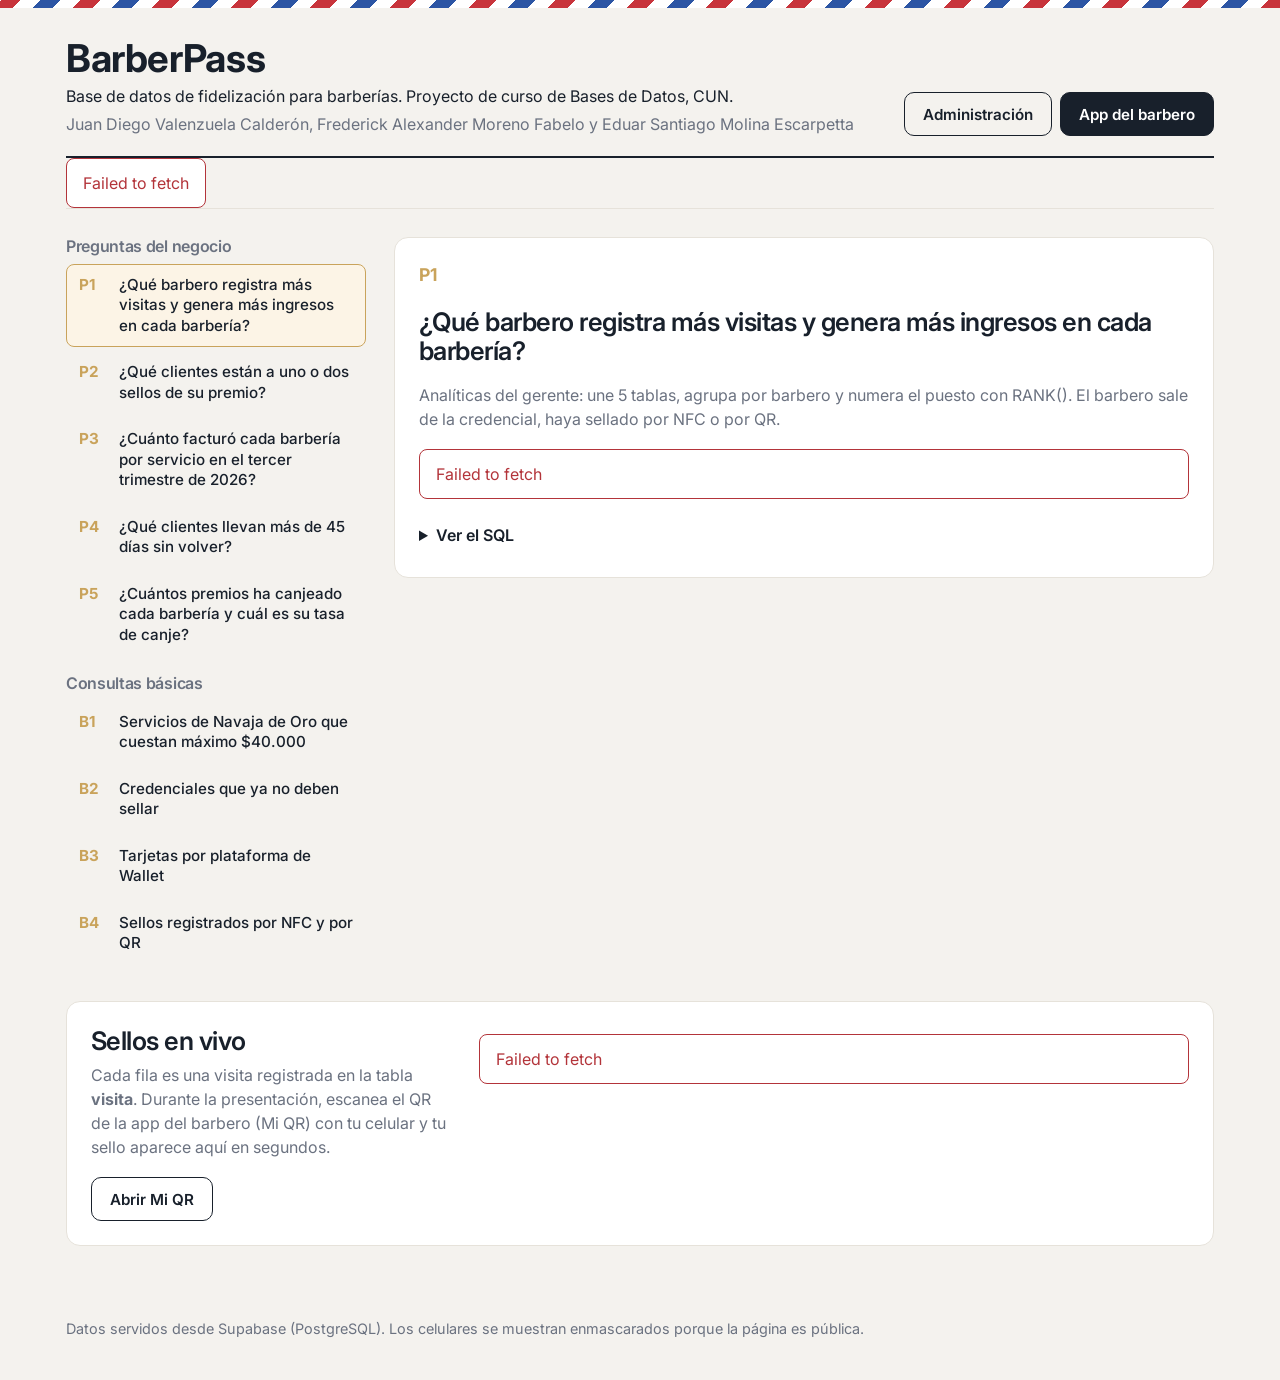
<file: public/index.html>
<!doctype html>
<html lang="es">
<head>
  <meta charset="utf-8">
  <meta name="viewport" content="width=device-width, initial-scale=1">
  <title>BarberPass · Tablero del proyecto</title>
  <meta name="description" content="Base de datos de fidelización para barberías: preguntas del negocio respondidas con SQL en vivo desde Supabase.">
  <link rel="icon" href="img/icono.png">
  <link rel="preconnect" href="https://fonts.googleapis.com">
  <link rel="preconnect" href="https://fonts.gstatic.com" crossorigin>
  <link href="https://fonts.googleapis.com/css2?family=Inter:wght@400;500;600;700&display=swap" rel="stylesheet">
  <link rel="stylesheet" href="css/estilo.css">
  <style>
    .rejilla { display: grid; grid-template-columns: 300px 1fr; gap: 28px; align-items: start; }
    .indice { position: sticky; top: 16px; }
    .indice h3 { margin: 18px 0 8px; font-size: 1rem; color: var(--tinta-suave); font-family: var(--letra); font-weight: 600; }
    .indice h3:first-child { margin-top: 0; }
    .indice ol { list-style: none; margin: 0; padding: 0; display: grid; gap: 4px; }
    .indice button {
      width: 100%; text-align: left; font: 500 .95rem/1.35 var(--letra); color: var(--tinta);
      background: transparent; border: 1px solid transparent; border-radius: 8px; padding: 10px 12px; cursor: pointer;
      display: grid; grid-template-columns: 34px 1fr; gap: 6px;
    }
    .indice button:hover { background: var(--papel); border-color: var(--borde); }
    .indice button[aria-current="true"] { background: var(--cuero-claro); border-color: var(--laton); }
    .indice .cod { font-weight: 700; color: var(--laton); }
    .detalle { padding: 24px; display: grid; gap: 18px; min-width: 0; }
    .detalle .cod { font-weight: 700; color: var(--laton); font-size: 1.1rem; }
    .detalle .meta { display: flex; justify-content: space-between; gap: 12px; flex-wrap: wrap; align-items: baseline; }
    .demo { margin: 36px 0 48px; padding: 24px; display: grid; grid-template-columns: minmax(240px, 360px) 1fr; gap: 28px; }
    .demo > div { min-width: 0; }
    .demo p { margin-top: 8px; }
    .demo .acciones { margin-top: 18px; }
    .pie { padding: 24px 0 40px; color: var(--tinta-suave); font-size: .9rem; }
    @media (max-width: 860px) {
      h1 { font-size: 2rem; }
      .rejilla, .demo { grid-template-columns: 1fr; }
      .indice { position: static; }
      .indice ol { grid-auto-flow: column; grid-auto-columns: minmax(220px, 1fr); overflow-x: auto; padding-bottom: 6px; }
      .detalle { padding: 16px; }
    }
  </style>
</head>
<body>
  <div class="poste" aria-hidden="true"></div>
  <div class="contenedor">
    <header class="cabecera">
      <div class="marca">
        <h1>BarberPass</h1>
        <p>Base de datos de fidelización para barberías. Proyecto de curso de Bases de Datos, CUN.</p>
        <p class="suave" id="equipo"></p>
      </div>
      <nav aria-label="Secciones">
        <a class="boton secundario" href="admin.html">Administración</a>
        <a class="boton" href="app.html">App del barbero</a>
      </nav>
    </header>

    <section class="cifras" id="cifras" aria-label="Cifras de la base de datos">
      <div class="cifra"><b class="num">…</b><span>Cargando datos de Supabase</span></div>
    </section>

    <div class="rejilla">
      <aside class="indice" aria-label="Consultas">
        <h3>Preguntas del negocio</h3>
        <ol id="lista-p"></ol>
        <h3>Consultas básicas</h3>
        <ol id="lista-b"></ol>
      </aside>
      <section class="panel detalle" id="detalle" aria-live="polite"></section>
    </div>

    <section class="panel demo" aria-labelledby="titulo-demo">
      <div>
        <h2 id="titulo-demo">Sellos en vivo</h2>
        <p class="suave">Cada fila es una visita registrada en la tabla <b>visita</b>. Durante la presentación, escanea el QR de la app del barbero (Mi QR) con tu celular y tu sello aparece aquí en segundos.</p>
        <div class="acciones"><a class="boton secundario" href="app.html#qr">Abrir Mi QR</a></div>
      </div>
      <div id="ultimos"></div>
    </section>

    <footer class="pie">
      Datos servidos desde Supabase (PostgreSQL). Los celulares se muestran enmascarados porque la página es pública.
    </footer>
  </div>

  <script src="js/config.js"></script>
  <script src="js/api.js"></script>
  <script src="js/consultas.js"></script>
  <script>
  (function () {
    const C = window.BP_CONSULTAS;
    const dinero = new Set(['ingresos', 'facturado', 'precio', 'precio_promedio']);
    const nombres = {
      barberia: 'Barbería', barbero: 'Barbero', visitas: 'Visitas', ingresos: 'Ingresos', puesto: 'Puesto',
      cliente: 'Cliente', celular: 'Celular', disponibles: 'Sellos disponibles', sellos_requeridos: 'Sellos requeridos',
      faltan: 'Faltan', servicio: 'Servicio', veces_vendido: 'Veces vendido', facturado: 'Facturado',
      precio_promedio: 'Precio promedio', ultima_visita: 'Última visita', dias_sin_volver: 'Días sin volver',
      tarjetas_emitidas: 'Tarjetas emitidas', premios_canjeados: 'Premios canjeados', clientes_premiados: 'Clientes premiados',
      tasa_canje_pct: 'Tasa de canje (%)', nombre: 'Servicio', precio: 'Precio', duracion_min: 'Duración (min)',
      tipo: 'Tipo', estado: 'Estado', fecha_asignacion: 'Asignada', apple: 'Apple Wallet', google: 'Google Wallet',
      total: 'Total', sellos_nfc: 'Sellos por NFC', sellos_qr: 'Sellos por QR', pct_qr: '% por QR'
    };

    document.getElementById('equipo').textContent = (window.BP_CONFIG || {}).EQUIPO || '';

    function columnas(filas) {
      return Object.keys(filas[0] || {}).map(k => {
        const n = typeof filas[0][k] === 'number' || (filas[0][k] !== null && filas[0][k] !== '' && !isNaN(filas[0][k]) && !/celular/.test(k));
        return { k, t: nombres[k] || k, n, fmt: dinero.has(k) ? v => BP.cop(v) : null };
      });
    }

    function lista(prefijo, el) {
      el.innerHTML = C.filter(c => c.id[0] === prefijo).map(c =>
        '<li><button type="button" data-id="' + c.id + '"><span class="cod">' + c.codigo + '</span><span>' + BP.esc(c.pregunta) + '</span></button></li>'
      ).join('');
    }
    lista('p', document.getElementById('lista-p'));
    lista('b', document.getElementById('lista-b'));

    const detalle = document.getElementById('detalle');
    async function mostrar(id) {
      const c = C.find(x => x.id === id);
      document.querySelectorAll('.indice button').forEach(b => b.setAttribute('aria-current', b.dataset.id === id ? 'true' : 'false'));
      try { history.replaceState(null, '', '#' + id); } catch (e) { /* sin historial */ }
      detalle.innerHTML =
        '<div class="meta"><span class="cod">' + c.codigo + '</span><span class="suave" id="conteo"></span></div>' +
        '<h2>' + BP.esc(c.pregunta) + '</h2>' +
        '<p class="suave">' + BP.esc(c.proposito) + '</p>' +
        '<div id="resultado"><p class="suave">Consultando…</p></div>' +
        '<details class="ver-sql"><summary>Ver el SQL</summary><pre class="sql"><code>' + BP.esc(c.sql) + '</code></pre></details>';
      const res = document.getElementById('resultado');
      if (!BP.configurado) return BP.avisoConfig(res);
      try {
        const filas = await BP.vista(c.vista);
        res.innerHTML = BP.tabla(filas, columnas(filas));
        document.getElementById('conteo').textContent = filas.length + (filas.length === 1 ? ' fila' : ' filas');
      } catch (e) {
        res.innerHTML = '<p class="aviso error">' + BP.esc(e.message) + '</p>';
      }
    }
    document.querySelector('.indice').addEventListener('click', e => {
      const b = e.target.closest('button[data-id]');
      if (b) mostrar(b.dataset.id);
    });
    const inicial = location.hash.slice(1);
    mostrar(C.some(c => c.id === inicial) ? inicial : 'p1');

    async function cifras() {
      const el = document.getElementById('cifras');
      if (!BP.configurado) { el.innerHTML = '<div class="cifra"><b>Sin conexión</b><span>Configura js/config.js</span></div>'; return; }
      try {
        const r = (await BP.vista('v_resumen'))[0];
        const pct = r.sellos ? Math.round(100 * r.sellos_qr / r.sellos) : 0;
        el.innerHTML = [
          [r.barberias, 'barberías'], [r.clientes, 'clientes'], [r.tarjetas, 'tarjetas en Wallet'],
          [r.sellos, 'sellos registrados'], [pct + ' %', 'de los sellos por QR'], [r.canjes, 'premios canjeados']
        ].map(([v, t]) => '<div class="cifra"><b class="num">' + BP.esc(v) + '</b><span>' + t + '</span></div>').join('');
      } catch (e) { el.innerHTML = '<p class="aviso error">' + BP.esc(e.message) + '</p>'; }
    }

    let vistos = null;
    async function ultimos() {
      const el = document.getElementById('ultimos');
      if (!BP.configurado) return BP.avisoConfig(el);
      try {
        const filas = await BP.vista('v_ultimos_sellos');
        const nuevos = vistos ? filas.filter(f => !vistos.has(f.id_visita)).length : 0;
        el.innerHTML = BP.tabla(filas, [
          { k: 'fecha_hora', t: 'Hora', fmt: v => BP.hora(v) },
          { k: 'cliente', t: 'Cliente' }, { k: 'barberia', t: 'Barbería' },
          { k: 'barbero', t: 'Barbero' }, { k: 'metodo', t: 'Método' }, { k: 'servicios', t: 'Servicios' }
        ], { claseFila: f => (vistos && !vistos.has(f.id_visita)) ? 'nuevo' : '' });
        vistos = new Set(filas.map(f => f.id_visita));
        if (nuevos) cifras();
      } catch (e) { el.innerHTML = '<p class="aviso error">' + BP.esc(e.message) + '</p>'; }
    }
    cifras();
    ultimos();
    setInterval(ultimos, 8000);
  })();
  </script>
</body>
</html>
</file>
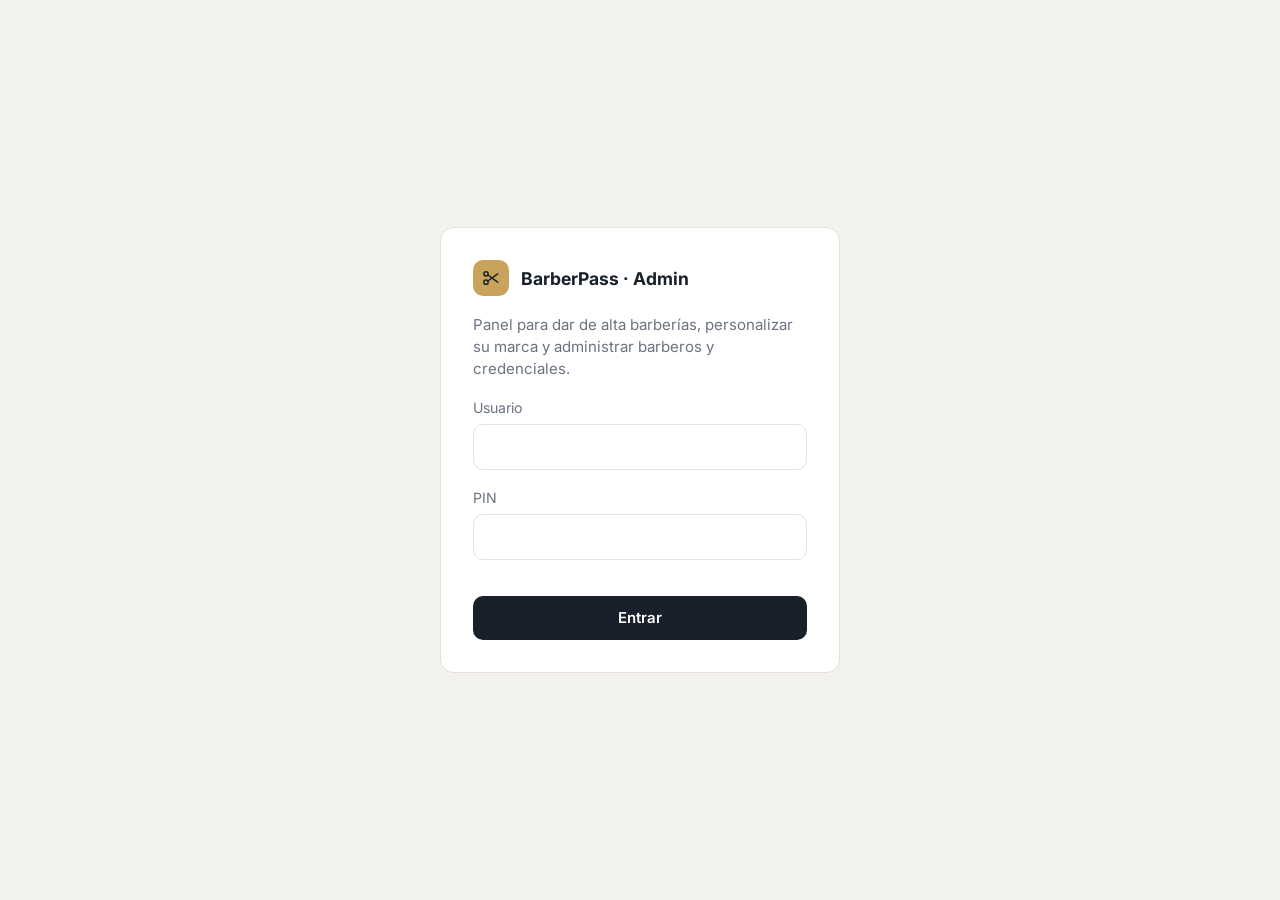
<file: public/admin.html>
<!doctype html>
<html lang="es">
<head>
  <meta charset="utf-8">
  <meta name="viewport" content="width=device-width, initial-scale=1">
  <title>BarberPass · Administración</title>
  <link rel="icon" href="img/icono.png">
  <link rel="preconnect" href="https://fonts.googleapis.com">
  <link rel="preconnect" href="https://fonts.gstatic.com" crossorigin>
  <link href="https://fonts.googleapis.com/css2?family=Inter:wght@400;500;600;700&display=swap" rel="stylesheet">
  <link rel="stylesheet" href="css/admin.css">
  <link rel="stylesheet" href="css/pase.css">
</head>
<body>
  <div id="raiz"></div>
  <script src="js/config.js"></script>
  <script src="js/api.js"></script>
  <script src="js/iconos.js"></script>
  <script src="js/tarjeta.js"></script>
  <script src="js/admin.js"></script>
</body>
</html>
</file>
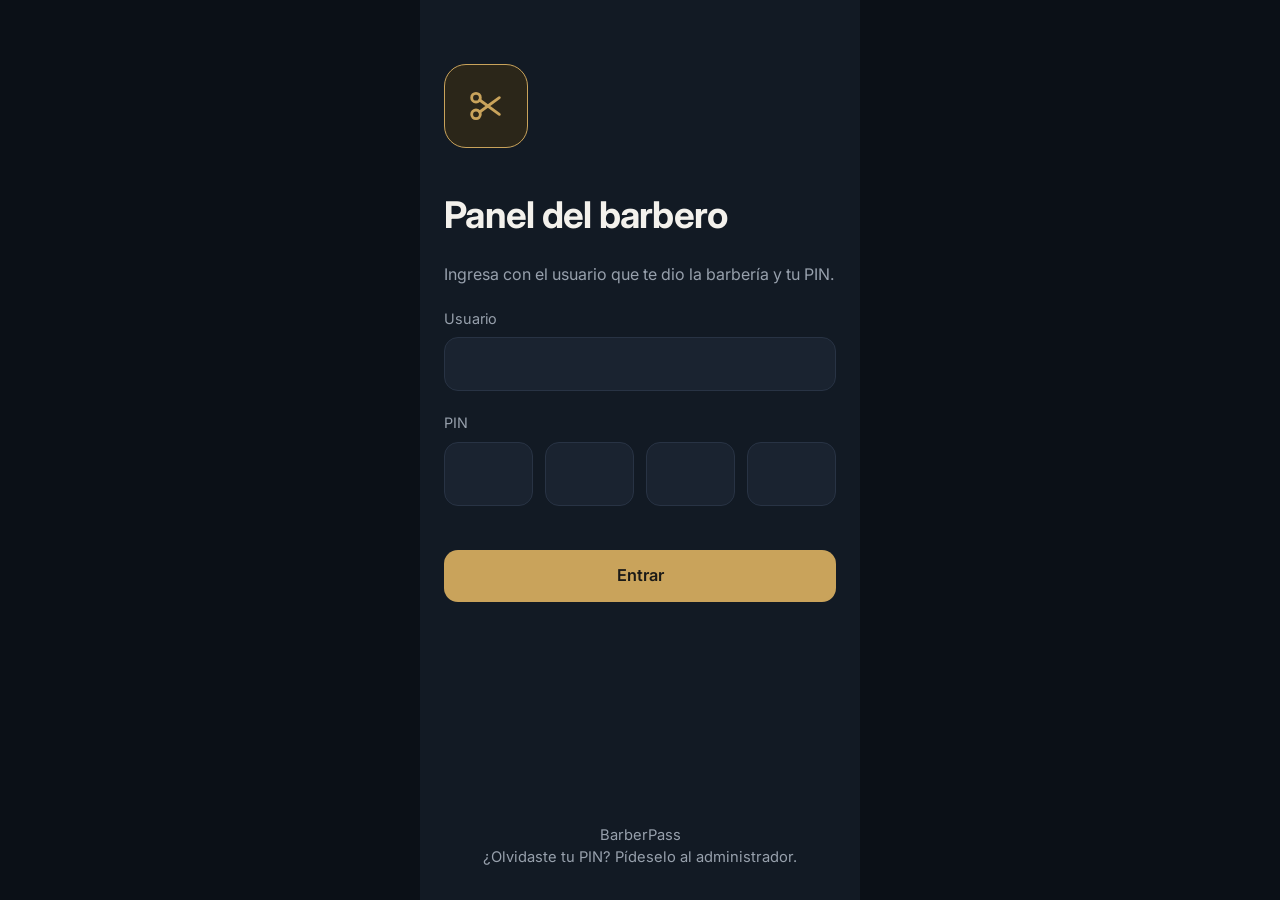
<file: public/app.html>
<!doctype html>
<html lang="es">
<head>
  <meta charset="utf-8">
  <meta name="viewport" content="width=device-width, initial-scale=1, viewport-fit=cover">
  <meta name="theme-color" content="#121A24">
  <title>BarberPass · Panel del barbero</title>
  <link rel="icon" href="img/icono.png">
  <link rel="apple-touch-icon" href="img/icono.png">
  <meta name="apple-mobile-web-app-capable" content="yes">
  <meta name="apple-mobile-web-app-status-bar-style" content="black-translucent">
  <link rel="preconnect" href="https://fonts.googleapis.com">
  <link rel="preconnect" href="https://fonts.gstatic.com" crossorigin>
  <link href="https://fonts.googleapis.com/css2?family=Inter:wght@400;500;600;700&display=swap" rel="stylesheet">
  <link rel="stylesheet" href="css/app.css">
  <link rel="stylesheet" href="css/pase.css">
</head>
<body>
  <div class="app" id="app">
    <main class="vista" id="vista" tabindex="-1"></main>
    <nav class="tabs" id="tabs" aria-label="Secciones" hidden></nav>
  </div>
  <script src="js/config.js"></script>
  <script src="js/api.js"></script>
  <script src="js/iconos.js"></script>
  <script src="js/qr.js"></script>
  <script src="js/tarjeta.js"></script>
  <script src="js/app.js"></script>
</body>
</html>
</file>
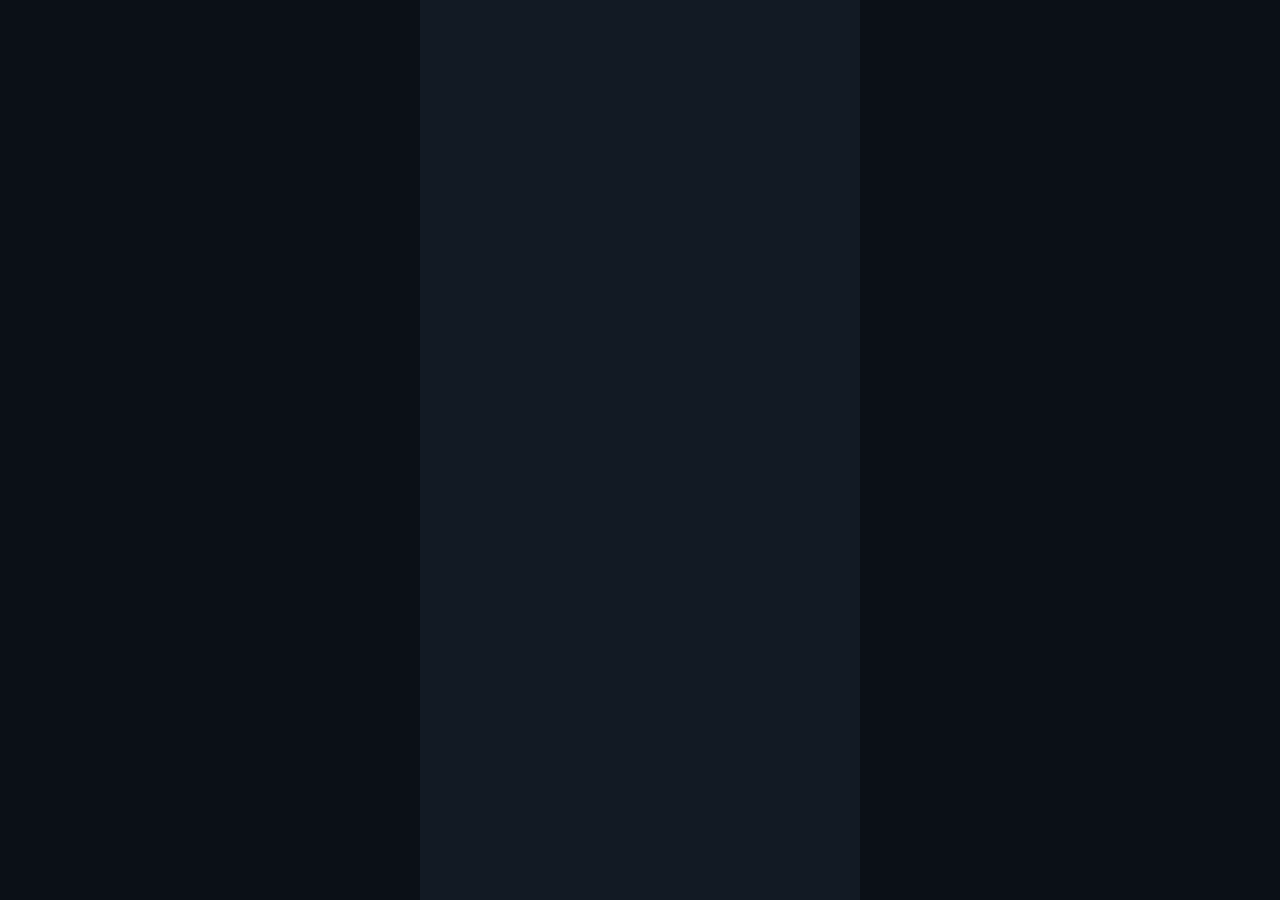
<file: public/barbero.html>
<!doctype html>
<html lang="es"><head><meta charset="utf-8"><meta name="viewport" content="width=device-width, initial-scale=1">
<title>BarberPass</title><meta http-equiv="refresh" content="0; url=app.html#qr"></head>
<body><p>La pantalla del barbero ahora está en <a href="app.html#qr">la app del barbero</a>.</p></body></html>
</file>
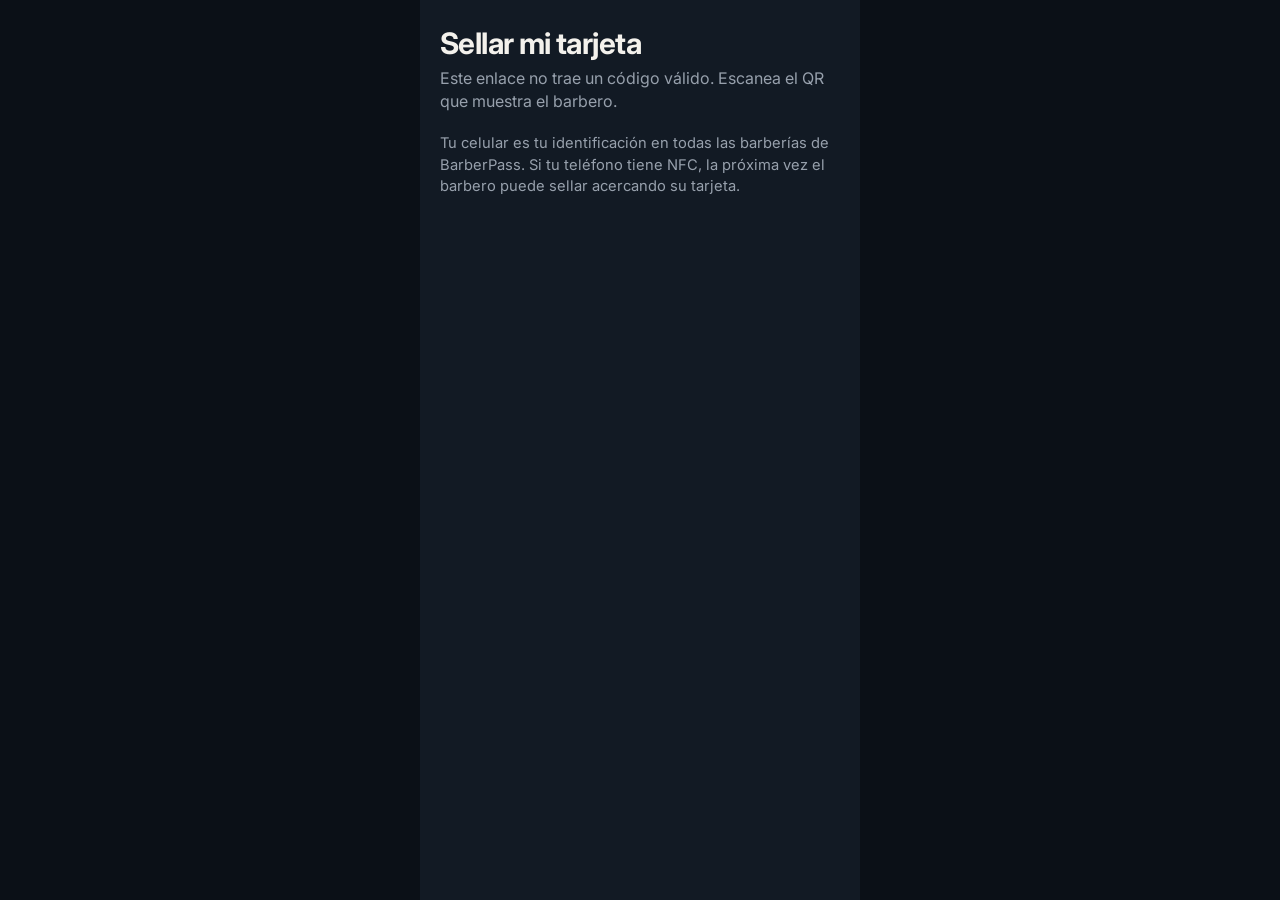
<file: public/sellar.html>
<!doctype html>
<html lang="es">
<head>
  <meta charset="utf-8">
  <meta name="viewport" content="width=device-width, initial-scale=1, viewport-fit=cover">
  <meta name="theme-color" content="#121A24">
  <title>BarberPass · Sellar mi tarjeta</title>
  <link rel="icon" href="img/icono.png">
  <link rel="preconnect" href="https://fonts.googleapis.com">
  <link rel="preconnect" href="https://fonts.gstatic.com" crossorigin>
  <link href="https://fonts.googleapis.com/css2?family=Inter:wght@400;500;600;700&display=swap" rel="stylesheet">
  <link rel="stylesheet" href="css/app.css">
  <link rel="stylesheet" href="css/pase.css">
</head>
<body>
  <div class="app">
    <main class="vista" style="padding-bottom:32px">
      <header class="titulo"><div><h1>Sellar mi tarjeta</h1><p id="contexto">Cargando…</p></div></header>
      <form id="formulario" style="display:grid;gap:18px" novalidate>
        <div class="campo"><label for="celular">Tu celular</label>
          <input class="entrada" id="celular" type="tel" inputmode="numeric" autocomplete="tel-national" placeholder="300 123 4567" required></div>
        <div id="datos-nuevo" style="display:grid;gap:18px" hidden>
          <div class="campo"><label for="nombres">Nombre</label><input class="entrada" id="nombres" autocomplete="given-name"></div>
          <div class="campo"><label for="apellidos">Apellido</label><input class="entrada" id="apellidos" autocomplete="family-name"></div>
        </div>
        <div id="mensaje" aria-live="polite"></div>
        <button class="btn bloque" id="enviar" type="submit">Sellar mi tarjeta</button>
      </form>
      <p class="suave" style="font-size:.92rem">Tu celular es tu identificación en todas las barberías de BarberPass. Si tu teléfono tiene NFC, la próxima vez el barbero puede sellar acercando su tarjeta.</p>
    </main>
  </div>

  <script src="js/config.js"></script>
  <script src="js/api.js"></script>
  <script>
  (function () {
    const $ = id => document.getElementById(id);
    const q = new URLSearchParams(location.search);
    const cred = Number(q.get('c')), token = q.get('t'), serv = Number(q.get('s'));
    const esApple = /iPhone|iPad|iPod/i.test(navigator.userAgent);
    const guardado = BP.leer('celular');
    if (guardado) $('celular').value = guardado;

    function aviso(texto, tipo) {
      $('mensaje').innerHTML = texto ? '<p class="aviso ' + (tipo || '') + '">' + BP.esc(texto) + '</p>' : '';
    }

    async function contexto() {
      if (!cred || !token || !serv) {
        $('contexto').textContent = 'Este enlace no trae un código válido. Escanea el QR que muestra el barbero.';
        $('formulario').hidden = true;
        return;
      }
      if (!BP.configurado) { BP.avisoConfig($('mensaje')); return; }
      try {
        const [b] = await BP.vista('v_barberos_qr', { id_credencial: 'eq.' + cred });
        const [s] = await BP.vista('v_servicios', { id_servicio: 'eq.' + serv });
        $('contexto').textContent = b
          ? b.barberia + ' · ' + (s ? s.nombre : 'servicio') + ' con ' + b.barbero.split(' ')[0]
          : 'Barbería no encontrada.';
      } catch (e) { $('contexto').textContent = ''; aviso(e.message, 'error'); }
    }

    $('formulario').addEventListener('submit', async ev => {
      ev.preventDefault();
      const boton = $('enviar');
      boton.disabled = true; boton.textContent = 'Sellando…'; aviso('');
      try {
        const r = await BP.rpc('sellar_con_qr', {
          p_id_credencial: cred, p_token: token, p_id_servicio: serv,
          p_celular: $('celular').value,
          p_nombres: $('nombres').value || null, p_apellidos: $('apellidos').value || null,
          p_plataforma: esApple ? 'APPLE' : 'GOOGLE'
        });
        if (r.estado === 'cliente_nuevo') {
          $('datos-nuevo').hidden = false;
          aviso(r.mensaje);
          $('nombres').focus();
        } else if (r.estado === 'ok') {
          BP.guardar('celular', $('celular').value);
          try {
            await Promise.race([
              fetch('/api/google-wallet', { method: 'POST', headers: { 'Content-Type': 'application/json' }, body: JSON.stringify({ codigo: r.codigo_wallet }) }),
              new Promise(res => setTimeout(res, 2500))
            ]);
          } catch (e) { /* la sincronización con Wallet es opcional */ }
          location.href = 'tarjeta.html?codigo=' + encodeURIComponent(r.codigo_wallet) + '&nuevo=1';
          return;
        } else {
          aviso(r.mensaje, 'error');
        }
      } catch (e) { aviso(e.message, 'error'); }
      boton.disabled = false; boton.textContent = 'Sellar mi tarjeta';
    });

    contexto();
  })();
  </script>
</body>
</html>
</file>
<file: public/css/estilo.css>
/* BarberPass - estilos compartidos
   Paleta: porcelana de azulejo de barbería, tinta, cuero de silla (vinotinto) y latón. */
:root {
  --fondo: #F4F2EE;
  --azulejo: #ECE9E3;
  --papel: #FFFFFF;
  --tinta: #18202B;
  --tinta-suave: #6B7280;
  --borde: #E6E2DA;
  --cuero: #18202B;
  --cuero-claro: #FCF4E6;
  --laton: #C9A35B;
  --laton-claro: #FBF1DC;
  --ok: #2F7A45;
  --error: #B3343A;
  --radio: 14px;
  --sombra: none;
  --letra-titulo: "Inter", system-ui, -apple-system, "Segoe UI", Roboto, sans-serif;
  --letra: "Inter", system-ui, -apple-system, "Segoe UI", Roboto, sans-serif;
  color-scheme: light;
}
* { box-sizing: border-box; }
[hidden] { display: none !important; }
html { -webkit-text-size-adjust: 100%; }
body {
  margin: 0;
  font-family: var(--letra);
  font-size: 16px;
  line-height: 1.5;
  color: var(--tinta);
  background-color: var(--fondo);
  /* azulejo de barbería: cuadrícula muy tenue */
}
a { color: var(--cuero); }
a:focus-visible, button:focus-visible, select:focus-visible, input:focus-visible, summary:focus-visible {
  outline: 3px solid var(--laton);
  outline-offset: 2px;
}
h1, h2, h3 { font-family: var(--letra-titulo); line-height: 1.15; margin: 0; letter-spacing: -.02em; }
h1 { font-size: 2.4rem; font-weight: 700; letter-spacing: -.01em; }
h2 { font-size: 1.6rem; font-weight: 600; }
h3 { font-size: 1.15rem; font-weight: 600; }
p { margin: 0; }
.suave { color: var(--tinta-suave); }
.num { font-variant-numeric: tabular-nums; }

/* Franja de poste de barbero: el único adorno, arriba de cada página */
.poste {
  height: 8px;
  background: repeating-linear-gradient(-45deg, #C8343B 0 14px, #fff 14px 28px, #2C55A4 28px 42px, #fff 42px 56px);
}

.contenedor { max-width: 1180px; margin: 0 auto; padding: 0 16px; }

.cabecera { padding: 28px 0 20px; display: flex; flex-wrap: wrap; gap: 12px 32px; align-items: end; justify-content: space-between; }
.cabecera .marca { display: flex; flex-direction: column; gap: 4px; }
.cabecera nav { display: flex; gap: 8px; flex-wrap: wrap; }

.boton {
  display: inline-flex; align-items: center; justify-content: center; gap: 8px;
  font: 600 .95rem/1 var(--letra);
  padding: 12px 18px; border-radius: 10px; border: 1.5px solid var(--cuero);
  background: var(--cuero); color: #fff; text-decoration: none; cursor: pointer;
  min-height: 44px;
}
.boton:hover { filter: brightness(1.08); }
.boton[disabled] { opacity: .55; cursor: progress; }
.boton.secundario { background: transparent; color: var(--cuero); }
.boton.wallet { background: #000; border-color: #000; color: #fff; }
@media (prefers-color-scheme: dark) { .boton.wallet { background: #fff; border-color: #fff; color: #000; } }

.panel { background: var(--papel); border: 1px solid var(--borde); border-radius: var(--radio); box-shadow: var(--sombra); }

/* Cifras del encabezado */
.cifras { display: flex; flex-wrap: wrap; gap: 0; border-top: 2px solid var(--tinta); border-bottom: 1px solid var(--borde); margin-bottom: 28px; }
.cifra { flex: 1 1 140px; padding: 14px 16px 14px 0; }
.cifra b { display: block; font: 700 2rem/1 var(--letra-titulo); letter-spacing: -.02em; }
.cifra span { color: var(--tinta-suave); font-size: .9rem; }

/* Tablas de resultados */
.tabla-scroll { overflow-x: auto; border: 1px solid var(--borde); border-radius: 8px; background: var(--papel); }
table { border-collapse: collapse; width: 100%; font-size: .93rem; }
th, td { padding: 9px 12px; text-align: left; border-bottom: 1px solid var(--borde); white-space: nowrap; }
th { font-weight: 600; background: var(--fondo); position: sticky; top: 0; }
td.n, th.n { text-align: right; font-variant-numeric: tabular-nums; }
tr:last-child td { border-bottom: 0; }
tr.nuevo td { background: var(--laton-claro); }

pre.sql {
  margin: 0; padding: 16px; overflow-x: auto; border-radius: 8px;
  background: #22262B; color: #E9E6DD; font: .85rem/1.55 ui-monospace, "SFMono-Regular", Menlo, Consolas, monospace;
}
details.ver-sql summary { cursor: pointer; font-weight: 600; color: var(--cuero); padding: 6px 0; }

.aviso { padding: 12px 16px; border-radius: 8px; border: 1px solid var(--borde); background: var(--papel); }
.aviso.error { border-color: var(--error); color: var(--error); }
.aviso.ok { border-color: var(--ok); color: var(--ok); }

label { font-weight: 600; font-size: .92rem; display: block; margin-bottom: 6px; }
input, select {
  width: 100%; font: 400 1rem var(--letra); color: var(--tinta);
  padding: 12px 14px; border-radius: 8px; border: 1.5px solid var(--borde); background: var(--papel); min-height: 46px;
}
.campo { margin-bottom: 14px; }

@media (prefers-reduced-motion: reduce) { * { animation: none !important; transition: none !important; } }
</file>
<file: public/css/admin.css>
/* BarberPass - panel de administración (claro, barra lateral oscura) */
:root {
  --fondo: #F4F2EE;
  --papel: #FFFFFF;
  --linea: #E6E2DA;
  --tinta: #18202B;
  --suave: #6B7280;
  --lateral: #141C27;
  --lateral2: #1F2937;
  --oro: #C9A35B;
  --verde: #2F7A45; --verde-fondo: #E4F3E8;
  --rojo: #B3343A; --rojo-fondo: #FBE6E6;
  --ambar: #8A6A1F; --ambar-fondo: #FBF1DC;
  color-scheme: light;
}
* { box-sizing: border-box; }
[hidden] { display: none !important; }
html, body { margin: 0; }
body { font: 400 15px/1.45 "Inter", system-ui, -apple-system, "Segoe UI", Roboto, sans-serif; color: var(--tinta); background: var(--fondo); -webkit-font-smoothing: antialiased; }
button, input, select { font: inherit; color: inherit; }
:focus-visible { outline: 2px solid var(--oro); outline-offset: 2px; }
h1, h2, h3 { margin: 0; letter-spacing: -.015em; }
h1 { font-size: 1.75rem; }
h2 { font-size: 1.15rem; }
p { margin: 0; }
.suave { color: var(--suave); }
.num { font-variant-numeric: tabular-nums; }

.marco { display: grid; grid-template-columns: 260px 1fr; min-height: 100vh; }
.lateral { background: var(--lateral); color: #C9D1DC; padding: 24px 18px; display: flex; flex-direction: column; gap: 6px; position: sticky; top: 0; height: 100vh; }
.marca { display: flex; align-items: center; gap: 12px; color: #fff; font-weight: 700; font-size: 1.1rem; margin: 0 6px 22px; }
.marca i { width: 36px; height: 36px; border-radius: 10px; background: var(--oro); display: grid; place-items: center; color: #18202B; font-style: normal; }
.nav { background: none; border: 0; text-align: left; padding: 11px 14px; border-radius: 10px; color: inherit; cursor: pointer; display: flex; gap: 10px; align-items: center; text-decoration: none; }
.nav:hover { background: var(--lateral2); }
.nav[aria-current="page"] { background: var(--lateral2); color: #fff; font-weight: 600; }
.lateral .abajo { margin-top: auto; }

.contenido { padding: 36px 40px 60px; display: grid; gap: 24px; align-content: start; min-width: 0; }
.cabeza { display: flex; justify-content: space-between; align-items: end; gap: 16px; flex-wrap: wrap; }
.cabeza p { color: var(--suave); margin-top: 4px; }

.btn { display: inline-flex; align-items: center; gap: 8px; justify-content: center; padding: 11px 18px; border-radius: 10px; border: 0; background: var(--tinta); color: #fff; font-weight: 600; cursor: pointer; text-decoration: none; }
.btn.oro { background: var(--oro); color: #18202B; }
.btn.borde { background: var(--papel); color: var(--tinta); border: 1px solid var(--linea); }
.btn.peq { padding: 7px 12px; font-size: .88rem; }
.btn[disabled] { opacity: .55; cursor: progress; }

.kpis { display: grid; grid-template-columns: repeat(4, minmax(0, 1fr)); gap: 16px; }
.kpi { background: var(--papel); border: 1px solid var(--linea); border-radius: 14px; padding: 18px 20px; }
.kpi b { font-size: 1.9rem; display: block; letter-spacing: -.02em; }
.kpi span { color: var(--suave); }

.dos { display: grid; grid-template-columns: minmax(0, 1.25fr) minmax(340px, 1fr); gap: 20px; align-items: start; }
.caja { background: var(--papel); border: 1px solid var(--linea); border-radius: 14px; }
.caja.pad { padding: 22px; display: grid; gap: 16px; }
table { width: 100%; border-collapse: collapse; }
th { text-align: left; font-weight: 500; color: var(--suave); padding: 16px 18px; border-bottom: 1px solid var(--linea); background: #FAF9F6; font-size: .9rem; }
td { padding: 16px 18px; border-bottom: 1px solid var(--linea); }
tr:last-child td { border-bottom: 0; }
tbody tr { cursor: pointer; }
tbody tr:hover td { background: #FBFAF7; }
tbody tr[aria-selected="true"] td { background: #FCF4E6; }
.nombre { display: flex; gap: 12px; align-items: center; font-weight: 500; }
.cuadro { width: 24px; height: 24px; border-radius: 7px; flex: none; }
.chip { display: inline-block; padding: 3px 10px; border-radius: 999px; font-size: .82rem; font-weight: 600; }
.chip.verde { background: var(--verde-fondo); color: var(--verde); }
.chip.rojo { background: var(--rojo-fondo); color: var(--rojo); }
.chip.ambar { background: var(--ambar-fondo); color: var(--ambar); }
.chip.gris { background: #EEF0F3; color: #4B5563; }

.campo { display: grid; gap: 6px; }
.campo label, .etq { font-size: .88rem; color: var(--suave); }
.entrada { width: 100%; padding: 11px 14px; border-radius: 10px; border: 1px solid var(--linea); background: var(--papel); min-height: 44px; }
.fila2 { display: grid; grid-template-columns: 1fr 1fr; gap: 12px; }
.color { display: flex; align-items: center; gap: 10px; border: 1px solid var(--linea); border-radius: 10px; padding: 6px 10px; }
.color input[type="color"] { width: 30px; height: 30px; border: 0; padding: 0; background: none; cursor: pointer; }
.color input[type="text"] { border: 0; width: 100%; min-height: 32px; text-transform: uppercase; }
.logo { display: flex; gap: 14px; align-items: center; }
.logo .ini { width: 66px; height: 66px; border-radius: 14px; display: grid; place-items: center; font-weight: 700; font-size: 1.4rem; flex: none; overflow: hidden; }
.logo .ini img { width: 100%; height: 100%; object-fit: cover; }
.interruptor { display: flex; align-items: center; gap: 10px; cursor: pointer; }
.interruptor input { width: 18px; height: 18px; accent-color: var(--tinta); }
.separador { border: 0; border-top: 1px solid var(--linea); margin: 4px 0; }
.lista-b { list-style: none; margin: 0; padding: 0; display: grid; gap: 10px; }
.lista-b li { display: flex; justify-content: space-between; gap: 10px; align-items: center; padding: 10px 12px; border: 1px solid var(--linea); border-radius: 10px; flex-wrap: wrap; }
.lista-b small { color: var(--suave); }
.aviso { padding: 10px 14px; border-radius: 10px; background: #EEF0F3; }
.aviso.error { background: var(--rojo-fondo); color: var(--rojo); }
.aviso.ok { background: var(--verde-fondo); color: var(--verde); }
.planes { display: grid; grid-template-columns: repeat(auto-fit, minmax(220px, 1fr)); gap: 16px; }

.ingreso { min-height: 100vh; display: grid; place-items: center; padding: 24px 16px; }
.ingreso .caja { width: min(400px, 100%); padding: 32px; display: grid; gap: 18px; }

@media (max-width: 1100px) { .dos { grid-template-columns: 1fr; } .kpis { grid-template-columns: repeat(2, minmax(0, 1fr)); } }
@media (max-width: 760px) {
  .marco { grid-template-columns: 1fr; }
  .lateral { position: static; height: auto; flex-direction: row; flex-wrap: wrap; padding: 14px 16px; }
  .marca { margin: 0 10px 0 0; }
  .lateral .abajo { margin-top: 0; }
  .contenido { padding: 22px 16px 40px; }
  .tabla-scroll { overflow-x: auto; }
}
</file>
<file: public/css/pase.css>
/* Pase de fidelización (Wallet): mismo diseño en todas las páginas */
.pase {
  --pase: #3B1D14; --pase2: #F2C879;
  background: var(--pase); color: #fff; border-radius: 18px; padding: 20px 22px 18px;
  display: grid; gap: 18px; box-shadow: 0 20px 40px -24px rgba(0, 0, 0, .7);
  font-family: "Inter", system-ui, sans-serif;
}
.pase-cab { display: flex; justify-content: space-between; align-items: start; gap: 12px; }
.pase-nombre { font-weight: 700; letter-spacing: .16em; text-transform: uppercase; font-size: .95rem; padding-top: 6px; }
.pase-cuenta { text-align: right; line-height: 1.1; }
.pase-cuenta small { display: block; color: var(--pase2); font-size: .66rem; font-weight: 700; letter-spacing: .12em; text-transform: uppercase; }
.pase-cuenta b { font-size: 1.45rem; }
.pase-sellos { list-style: none; margin: 0 auto; padding: 0; display: grid; grid-template-columns: repeat(var(--cols, 4), 46px); gap: 12px; justify-content: center; }
.pase-sello {
  width: 46px; height: 46px; border-radius: 50%; display: grid; place-items: center;
  border: 1.5px dashed var(--pase2); color: var(--pase2); opacity: .7;
}
.pase-sello .ico { opacity: 0; }
.pase-sello:last-child .ico { opacity: 1; }
.pase-sello.lleno { background: var(--pase2); border-style: solid; color: var(--pase); opacity: 1; }
.pase-sello.lleno .ico { opacity: 1; }
.pase-pie { display: flex; justify-content: space-between; gap: 12px; font-size: .85rem; opacity: .85; flex-wrap: wrap; }
.visually-hidden { position: absolute; width: 1px; height: 1px; overflow: hidden; clip: rect(0 0 0 0); white-space: nowrap; }
@media (max-width: 380px) { .pase-sellos { grid-template-columns: repeat(var(--cols, 4), 40px); gap: 9px; } .pase-sello { width: 40px; height: 40px; } }
</file>
<file: public/css/app.css>
/* BarberPass - app del barbero y páginas del cliente (tema oscuro, dorado) */
:root {
  --fondo: #0B1017;
  --app: #121A24;
  --sup: #1A2330;
  --sup2: #212C3B;
  --linea: #283344;
  --texto: #F3F1EC;
  --suave: #97A0AC;
  --oro: #C9A35B;
  --oro-tinta: #1B1A17;
  --oro-suave: #2B2619;
  --verde: #7CD992;
  --verde-fondo: #1C3627;
  --rojo: #F29A9A;
  --rojo-fondo: #4A2026;
  --wa: #46D37A;
  --radio: 16px;
  color-scheme: dark;
}
* { box-sizing: border-box; }
[hidden] { display: none !important; }
html, body { margin: 0; background: var(--fondo); color: var(--texto); }
body { font: 400 16px/1.45 "Inter", system-ui, -apple-system, "Segoe UI", Roboto, sans-serif; -webkit-font-smoothing: antialiased; }
button, input, select { font: inherit; color: inherit; }
a { color: var(--oro); }
:focus-visible { outline: 2px solid var(--oro); outline-offset: 3px; }
h1, h2, h3 { margin: 0; letter-spacing: -.02em; }
h1 { font-size: 1.85rem; font-weight: 700; }
h2 { font-size: 1.15rem; font-weight: 600; }
p { margin: 0; }
.suave { color: var(--suave); }
.num { font-variant-numeric: tabular-nums; }

/* Marco tipo app: una columna de celular centrada */
.app { max-width: 440px; min-height: 100dvh; margin: 0 auto; background: var(--app); display: flex; flex-direction: column; position: relative; }
.vista { flex: 1; padding: 22px 20px 110px; display: flex; flex-direction: column; gap: 20px; }
.titulo { display: flex; justify-content: space-between; align-items: center; gap: 12px; }
.titulo p { color: var(--suave); margin-top: 2px; }

/* Barra inferior */
.tabs { position: sticky; bottom: 0; display: grid; grid-template-columns: repeat(5, 1fr); background: var(--app); border-top: 1px solid var(--linea); padding: 8px 4px calc(10px + env(safe-area-inset-bottom)); z-index: 5; }
.tab { background: none; border: 0; color: var(--suave); display: grid; justify-items: center; gap: 4px; padding: 8px 0 2px; font-size: .78rem; cursor: pointer; position: relative; }
.tab[aria-current="page"] { color: var(--oro); }
.tab[aria-current="page"]::before { content: ""; position: absolute; top: -9px; width: 42px; height: 4px; border-radius: 0 0 3px 3px; background: repeating-linear-gradient(-45deg, #C8343B 0 5px, #fff 5px 10px, #2C55A4 10px 15px, #fff 15px 20px); }

/* Botones */
.btn { display: inline-flex; align-items: center; justify-content: center; gap: 8px; min-height: 52px; padding: 0 20px; border-radius: 14px; border: 0; background: var(--oro); color: var(--oro-tinta); font-weight: 600; font-size: 1.02rem; cursor: pointer; text-decoration: none; }
.btn.bloque { width: 100%; }
.btn.secundario { background: var(--sup2); color: var(--texto); }
.btn.fantasma { background: transparent; border: 1px solid var(--linea); color: var(--texto); }
.btn[disabled] { opacity: .55; cursor: progress; }
.redondo { width: 44px; height: 44px; border-radius: 50%; display: grid; place-items: center; border: 0; cursor: pointer; flex: none; }
.redondo.wa { background: var(--verde-fondo); color: var(--wa); }
.avatar { width: 44px; height: 44px; border-radius: 50%; display: grid; place-items: center; border: 1.5px solid var(--oro); color: var(--oro); font-weight: 600; background: none; cursor: pointer; flex: none; }
.avatar.lleno { background: var(--sup2); border: 0; width: 52px; height: 52px; font-size: 1.05rem; }

/* Campos */
.campo { display: grid; gap: 8px; }
.campo label, .etiqueta { font-size: .9rem; color: var(--suave); }
.entrada { width: 100%; min-height: 54px; padding: 0 18px; border-radius: 14px; border: 1px solid var(--linea); background: var(--sup); }
.entrada::placeholder { color: #6E7887; }
select.entrada { appearance: none; background-image: linear-gradient(45deg, transparent 50%, var(--suave) 50%), linear-gradient(135deg, var(--suave) 50%, transparent 50%); background-position: calc(100% - 22px) 50%, calc(100% - 16px) 50%; background-size: 6px 6px; background-repeat: no-repeat; padding-right: 40px; }
.buscador { position: relative; }
.buscador .ico { position: absolute; left: 18px; top: 50%; transform: translateY(-50%); color: var(--suave); }
.buscador .entrada { padding-left: 50px; }

/* PIN: 4 cajas (un solo input invisible encima) */
.pin { position: relative; display: grid; grid-template-columns: repeat(4, 1fr); gap: 12px; }
.pin span { height: 64px; border-radius: 14px; background: var(--sup); border: 1px solid var(--linea); display: grid; place-items: center; }
.pin span.punto::after { content: ""; width: 9px; height: 9px; border-radius: 50%; background: var(--oro); }
.pin span.actual { border-color: var(--oro); }
.pin input { position: absolute; inset: 0; opacity: 0; width: 100%; height: 100%; font-size: 16px; caret-color: transparent; }

/* Tarjetas y listas */
.panel { background: var(--sup); border-radius: 20px; padding: 22px; }
.grande { font-size: 4.2rem; font-weight: 700; letter-spacing: -.05em; line-height: 1; }
.stats { display: grid; grid-template-columns: repeat(3, 1fr); gap: 12px; border-top: 1px solid var(--linea); margin-top: 18px; padding-top: 16px; }
.stats b { display: block; font-size: 1.35rem; }
.stats span { color: var(--suave); font-size: .85rem; line-height: 1.25; display: block; }
.acciones { display: grid; grid-template-columns: 1fr 1fr; gap: 12px; }
.accion { text-align: left; border: 1px solid var(--linea); background: var(--sup); border-radius: 18px; padding: 18px; display: grid; gap: 6px; cursor: pointer; }
.accion b { font-size: 1.15rem; line-height: 1.2; }
.accion span { color: var(--suave); font-size: .9rem; }
.accion.oro { background: var(--oro); color: var(--oro-tinta); border-color: var(--oro); }
.accion.oro span { color: #4A3A1A; }
.accion .ico { color: inherit; }
.accion:not(.oro) .ico { color: var(--oro); }
.seccion { display: flex; justify-content: space-between; align-items: baseline; }
.seccion button { background: none; border: 0; color: var(--oro); cursor: pointer; font-size: .95rem; }
.lista { list-style: none; margin: 0; padding: 0; }
.fila { display: flex; align-items: center; gap: 14px; padding: 15px 0; border-bottom: 1px solid var(--linea); }
.fila:last-child { border-bottom: 0; }
.fila .info { flex: 1; min-width: 0; }
.fila .info b { font-weight: 600; display: block; white-space: nowrap; overflow: hidden; text-overflow: ellipsis; }
.fila .info small { color: var(--suave); font-size: .9rem; }
.chip { display: inline-flex; align-items: center; padding: 5px 12px; border-radius: 999px; font-size: .85rem; font-weight: 600; background: var(--sup2); color: #C9D2DE; white-space: nowrap; }
.chip.oro { background: var(--oro); color: var(--oro-tinta); }
.chip.verde { background: var(--verde-fondo); color: var(--verde); }
.chip.rojo { background: var(--rojo-fondo); color: var(--rojo); }
.filtros { display: flex; gap: 10px; overflow-x: auto; margin: 0 -20px; padding: 0 20px 2px; scrollbar-width: none; }
.filtros button { border: 0; background: var(--sup2); color: #C9D2DE; border-radius: 999px; padding: 10px 18px; white-space: nowrap; cursor: pointer; }
.filtros button[aria-pressed="true"] { background: var(--oro); color: var(--oro-tinta); font-weight: 600; }
.segmentos { display: flex; gap: 4px; margin-top: 8px; max-width: 245px; }
.segmentos i { flex: 1; height: 5px; border-radius: 3px; background: #354154; }
.segmentos i.lleno { background: var(--oro); }
.barra { height: 9px; border-radius: 9px; background: #2E3949; overflow: hidden; }
.barra span { display: block; height: 100%; background: var(--oro); border-radius: 9px; }
.vacio { text-align: center; color: var(--suave); padding: 28px 8px; }

/* Mi QR */
.ticket { background: #F6F4EF; color: #1B1A17; border-radius: 22px; padding: 18px 20px 16px; text-align: center; display: grid; gap: 14px; position: relative;
  border: 7px solid transparent;
  background-image: linear-gradient(#F6F4EF, #F6F4EF), repeating-linear-gradient(-45deg, #C8343B 0 10px, #F6F4EF 10px 20px, #2C55A4 20px 30px, #F6F4EF 30px 40px);
  background-origin: border-box; background-clip: padding-box, border-box; }
.ticket h2 { font-size: 1.3rem; }
.ticket p { color: #5A5752; font-size: .95rem; }
.ticket .qr { width: min(100%, 240px); margin: 0 auto; aspect-ratio: 1; }
.ticket .qr svg { width: 100%; height: 100%; display: block; }
.ticket .qr.usado { opacity: .12; }
.reloj { display: flex; align-items: center; justify-content: center; gap: 12px; font-weight: 500; }
.reloj svg { transform: rotate(-90deg); }
.ticket:fullscreen { display: grid; place-content: center; border-radius: 0; }
.ticket:fullscreen .qr { width: min(80vmin, 640px); }

/* Escanear */
.visor { position: relative; margin: 0 -20px; height: 340px; background: #0E141C; overflow: hidden; display: grid; place-items: center; }
.visor video { position: absolute; inset: 0; width: 100%; height: 100%; object-fit: cover; }
.marco { position: relative; width: 230px; height: 230px; }
.marco i { position: absolute; width: 60px; height: 60px; border: 4px solid var(--oro); }
.marco i:nth-child(1) { left: 0; top: 0; border-right: 0; border-bottom: 0; border-radius: 14px 0 0 0; }
.marco i:nth-child(2) { right: 0; top: 0; border-left: 0; border-bottom: 0; border-radius: 0 14px 0 0; }
.marco i:nth-child(3) { left: 0; bottom: 0; border-right: 0; border-top: 0; border-radius: 0 0 0 14px; }
.marco i:nth-child(4) { right: 0; bottom: 0; border-left: 0; border-top: 0; border-radius: 0 0 14px 0; }
.visor .aviso-camara { position: absolute; bottom: 14px; left: 20px; right: 20px; text-align: center; color: var(--suave); font-size: .9rem; }
.hoja { background: var(--sup); border-radius: 24px 24px 0 0; margin: -36px -20px 0; padding: 14px 20px 20px; position: relative; display: grid; gap: 16px; }
.hoja::before { content: ""; width: 44px; height: 5px; border-radius: 5px; background: #3A4658; justify-self: center; }
.cliente { display: flex; gap: 14px; align-items: center; }
.cliente b { font-size: 1.2rem; display: block; }

/* Premios */
.premio { background: var(--sup); border-radius: 20px; padding: 18px; display: grid; gap: 16px; }
.premio .cab { display: flex; gap: 14px; align-items: start; }
.regalo { width: 52px; height: 52px; border-radius: 14px; background: var(--oro-suave); color: var(--oro); display: grid; place-items: center; flex: none; }

/* Hoja modal (registrar cliente) */
.modal { position: fixed; inset: 0; background: rgba(5, 8, 12, .65); display: grid; align-items: end; z-index: 20; }
.modal > div { max-width: 440px; width: 100%; margin: 0 auto; background: var(--sup); border-radius: 24px 24px 0 0; padding: 22px 20px calc(22px + env(safe-area-inset-bottom)); display: grid; gap: 14px; }
.fab { position: sticky; bottom: 96px; align-self: end; box-shadow: 0 10px 30px -10px rgba(0, 0, 0, .8); }

/* Mensajes */
.aviso { padding: 12px 16px; border-radius: 12px; background: var(--sup2); font-size: .95rem; }
.aviso.error { background: var(--rojo-fondo); color: var(--rojo); }
.aviso.ok { background: var(--verde-fondo); color: var(--verde); }
.toast { position: fixed; left: 50%; bottom: 104px; transform: translateX(-50%); background: var(--verde-fondo); color: var(--verde); padding: 14px 20px; border-radius: 14px; font-weight: 600; z-index: 30; max-width: 400px; width: calc(100% - 40px); text-align: center; box-shadow: 0 12px 30px -12px rgba(0, 0, 0, .8); }

/* Ingreso */
.ingreso { flex: 1; padding: 64px 24px 32px; display: flex; flex-direction: column; gap: 22px; }
.ingreso .logo { width: 84px; height: 84px; border-radius: 22px; border: 1.5px solid var(--oro); background: var(--oro-suave); color: var(--oro); display: grid; place-items: center; margin-bottom: 18px; }
.ingreso h1 { font-size: 2.3rem; }
.ingreso .pie { margin-top: auto; text-align: center; color: var(--suave); font-size: .92rem; }

@media (prefers-reduced-motion: reduce) { * { animation: none !important; transition: none !important; } }
</file>
